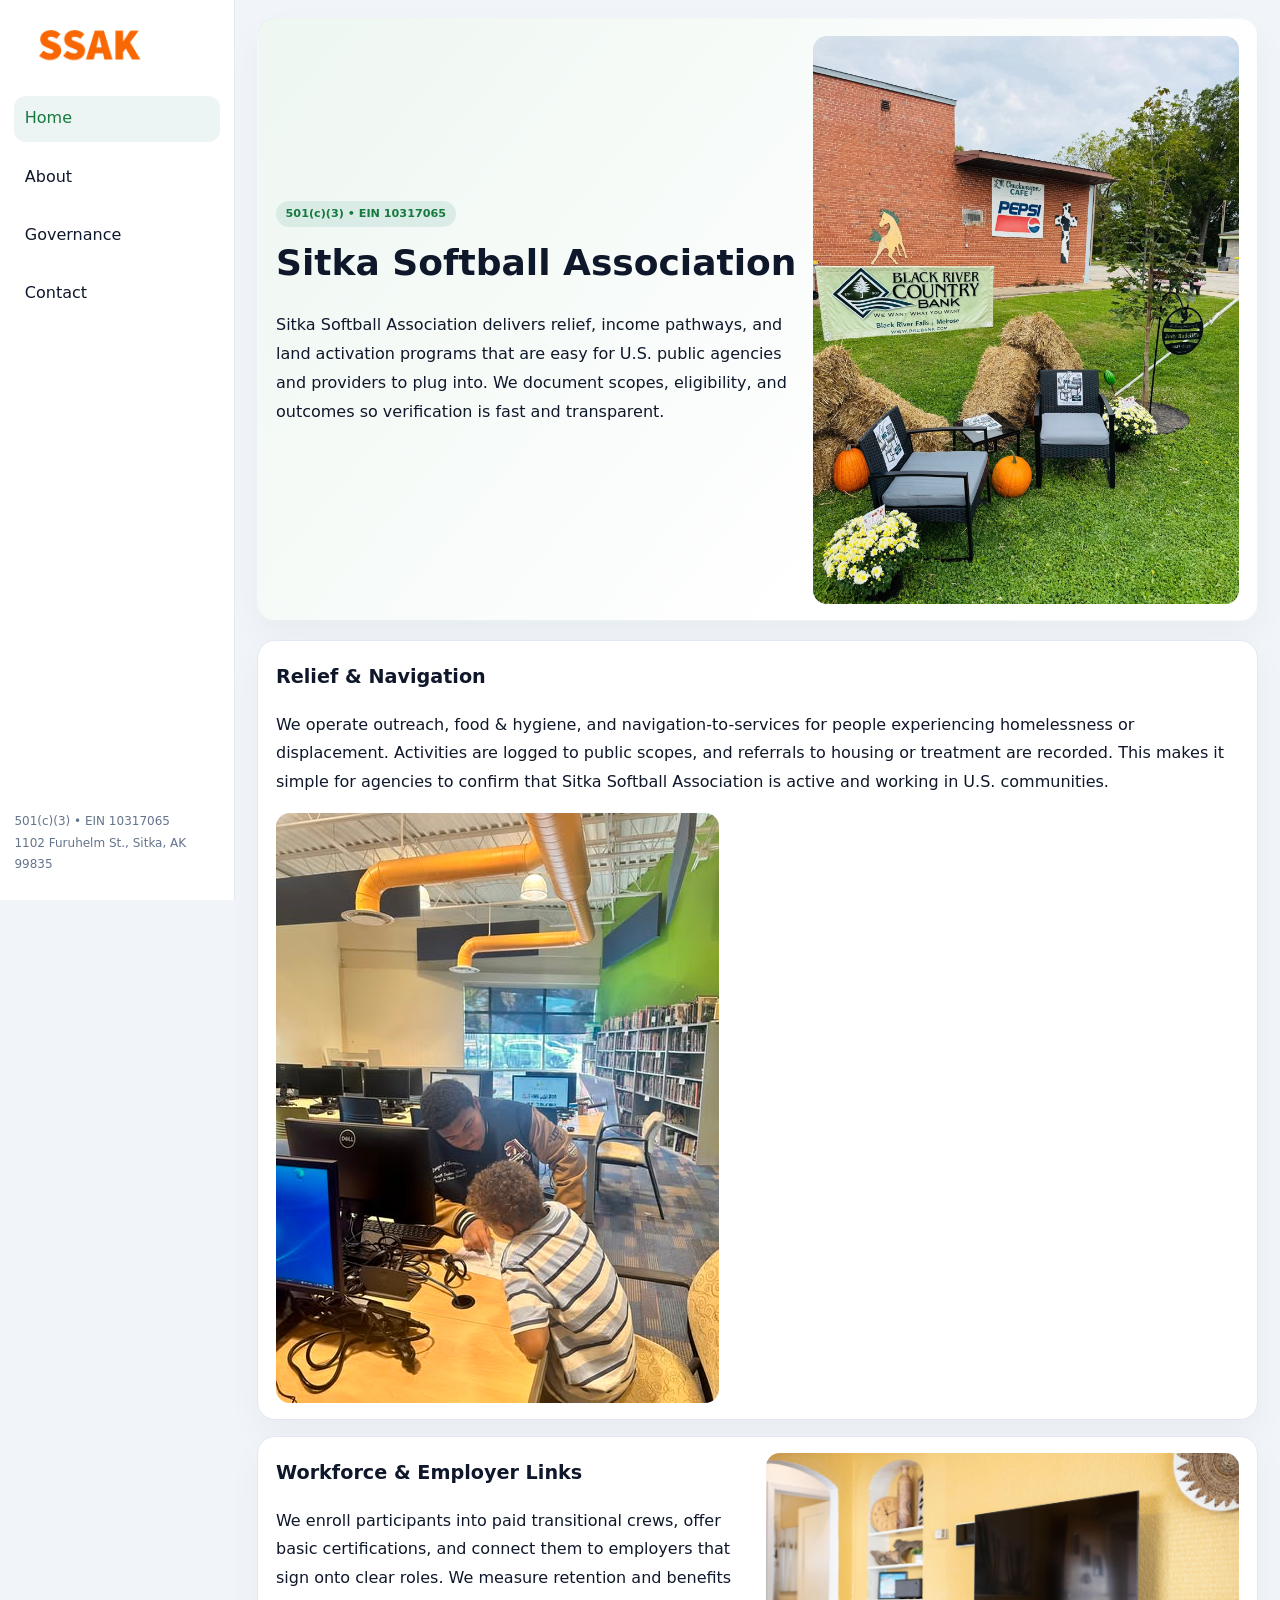
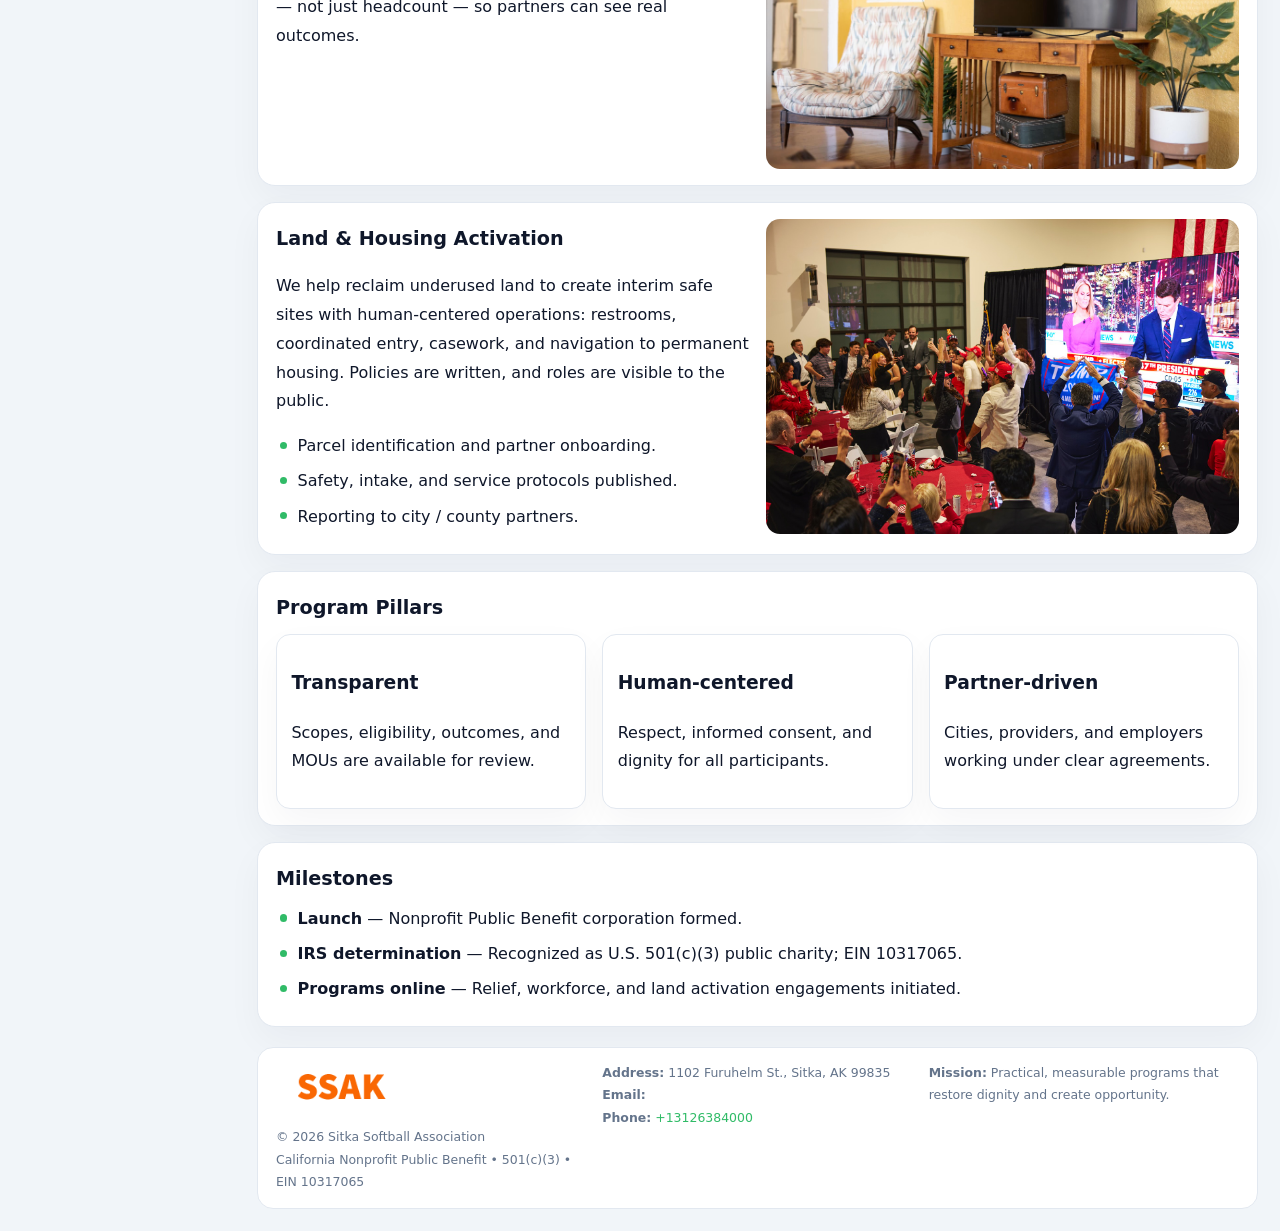
<file: index.html>
<!doctype html><html lang="en"><head>
<meta charset="utf-8">
<meta name="viewport" content="width=device-width,initial-scale=1">
<title>Sitka Softball Association – Nonprofit • 2025</title>
<link rel="stylesheet" href="assets/styles.css">
<link rel="icon" href="images/logo.png">
<meta name="data-ein" content="10317065">
<meta name="data-name" content="Sitka Softball Association">
<meta name="data-email" content="">
<meta name="data-phone" content="+13126384000">
<meta name="data-address" content="1102 Furuhelm St.,
Sitka, AK 99835">
<meta name="data-map" content="1102+Furuhelm+St+,+Sitka,+AK+99835">
  <meta name="description" content="Our nonprofit strengthens the community with programs focused on community services, education, and direct relief.">
<meta name="facebook-domain-verification" content="waostu8b6apb6j0fq3nsz0slpjsin8" />
</head><body>
<div style="position:absolute;left:-9999px;top:-9999px;opacity:0" data-uniq="{{UNIQUE_BLOB}}">
  <span>Our nonprofit strengthens the community with programs focused on community services, education, and direct relief.</span><svg width="12" height="12" viewBox="0 0 12 12" xmlns="http://www.w3.org/2000/svg"><circle cx="6" cy="6" r="5" fill="#2563eb"/></svg><img src="images/land.jpg" width="1" height="1" alt="" loading="lazy"/>
</div>

<div class="layout">
  <aside>
    <div class="cc35934921d"><a href="index.html"><img src="images/logo.png" alt="Sitka Softball Association"></a></div>
    <a class="navlink active" href="index.html">Home</a>
    <a class="navlink" href="about.html">About</a>
    <a class="navlink" href="governance.html">Governance</a>
    <a class="navlink" href="contact.html">Contact</a>
    <div class="info">
      501(c)(3) • EIN 10317065<br>
      1102 Furuhelm St.,
Sitka, AK 99835
    </div>
  </aside>

  <main>
    <section class="cf3b39f619b">
      <div>
        <span class="ca35d07dc35">501(c)(3) • EIN 10317065</span>
        <h1>Sitka Softball Association</h1>
        <p class="c5f69046033">Sitka Softball Association delivers relief, income pathways, and land activation programs that are easy for U.S. public agencies and providers to plug into. We document scopes, eligibility, and outcomes so verification is fast and transparent.</p>
      </div>
      <img src="images/hero.jpg" alt="Community program">
    </section>

    <section class="section">
      <div class="block">
        <h2>Relief & Navigation</h2>
        <p>We operate outreach, food & hygiene, and navigation-to-services for people experiencing homelessness or displacement. Activities are logged to public scopes, and referrals to housing or treatment are recorded. This makes it simple for agencies to confirm that Sitka Softball Association is active and working in U.S. communities.</p>
        <img src="images/relief.jpg" alt="Relief" style="margin-top:.8rem">
      </div>

      <div class="block two-col">
        <div>
          <h2>Workforce & Employer Links</h2>
          <p>We enroll participants into paid transitional crews, offer basic certifications, and connect them to employers that sign onto clear roles. We measure retention and benefits — not just headcount — so partners can see real outcomes.</p>
        </div>
        <div>
          <img src="images/jobs.jpg" alt="Jobs">
        </div>
      </div>

      <div class="block two-col">
        <div>
          <h2>Land & Housing Activation</h2>
          <p>We help reclaim underused land to create interim safe sites with human-centered operations: restrooms, coordinated entry, casework, and navigation to permanent housing. Policies are written, and roles are visible to the public.</p>
          <ul class="timeline">
            <li>Parcel identification and partner onboarding.</li>
            <li>Safety, intake, and service protocols published.</li>
            <li>Reporting to city / county partners.</li>
          </ul>
        </div>
        <div>
          <img src="images/land.jpg" alt="Land activation">
        </div>
      </div>

      <div class="block">
        <h2>Program Pillars</h2>
        <div class="cards">
          <article class="cc6bc137665">
            <h3>Transparent</h3>
            <p>Scopes, eligibility, outcomes, and MOUs are available for review.</p>
          </article>
          <article class="cc6bc137665">
            <h3>Human-centered</h3>
            <p>Respect, informed consent, and dignity for all participants.</p>
          </article>
          <article class="cc6bc137665">
            <h3>Partner-driven</h3>
            <p>Cities, providers, and employers working under clear agreements.</p>
          </article>
        </div>
      </div>

      <div class="block">
        <h2>Milestones</h2>
        <ul class="timeline">
          <li><strong>Launch</strong> — Nonprofit Public Benefit corporation formed.</li>
          <li><strong>IRS determination</strong> — Recognized as U.S. 501(c)(3) public charity; EIN 10317065.</li>
          <li><strong>Programs online</strong> — Relief, workforce, and land activation engagements initiated.</li>
        </ul>
      </div>
    </section>

    <footer>
      <div class="footer-grid">
        <div>
          <img src="images/logo.png" alt="" style="width:130px;margin-bottom:.35rem">
          <div class="small">© <span id="year"></span> Sitka Softball Association</div>
          <div class="small">California Nonprofit Public Benefit • 501(c)(3) • EIN 10317065</div>
        </div>
        <div>
          <div class="small"><strong>Address:</strong> 1102 Furuhelm St.,
Sitka, AK 99835</div>
          <div class="small"><strong>Email:</strong> <a href="mailto:"></a></div>
          <div class="small"><strong>Phone:</strong> <a href="tel:+13126384000">+13126384000</a></div>
        </div>
        <div>
          <div class="small"><strong>Mission:</strong> Practical, measurable programs that restore dignity and create opportunity.</div>
        </div>
      </div>
    </footer>
  </main>
</div>

<script>
(function(){
  function m(n){const e=document.querySelector('meta[name="'+n+'"]');return e?e.content:'';}
  function h(s){let x=2166136261>>>0;for(let i=0;i<s.length;i++){x^=s.charCodeAt(i);x=(x*16777619)>>>0;}return x>>>0;}
  const key = h((m('data-ein')||m('data-name')||'0').replace(/\s+/g,''));
  const H = key % 360, S = 55 + (key % 20), L = 46;
  const r = document.documentElement;
  r.style.setProperty('--brand',`hsl(${H} ${S}% ${L}%)`);
  r.style.setProperty('--brand-ink',`hsl(${H} ${Math.min(95,S+10)}% ${Math.max(20,L-18)}%)`);
  r.style.setProperty('--soft',`hsl(${H} ${Math.max(35,S-25)}% 95%)`);
  const y=document.getElementById('year');if(y)y.textContent=new Date().getFullYear();
})();
</script>
</body></html>
</file>
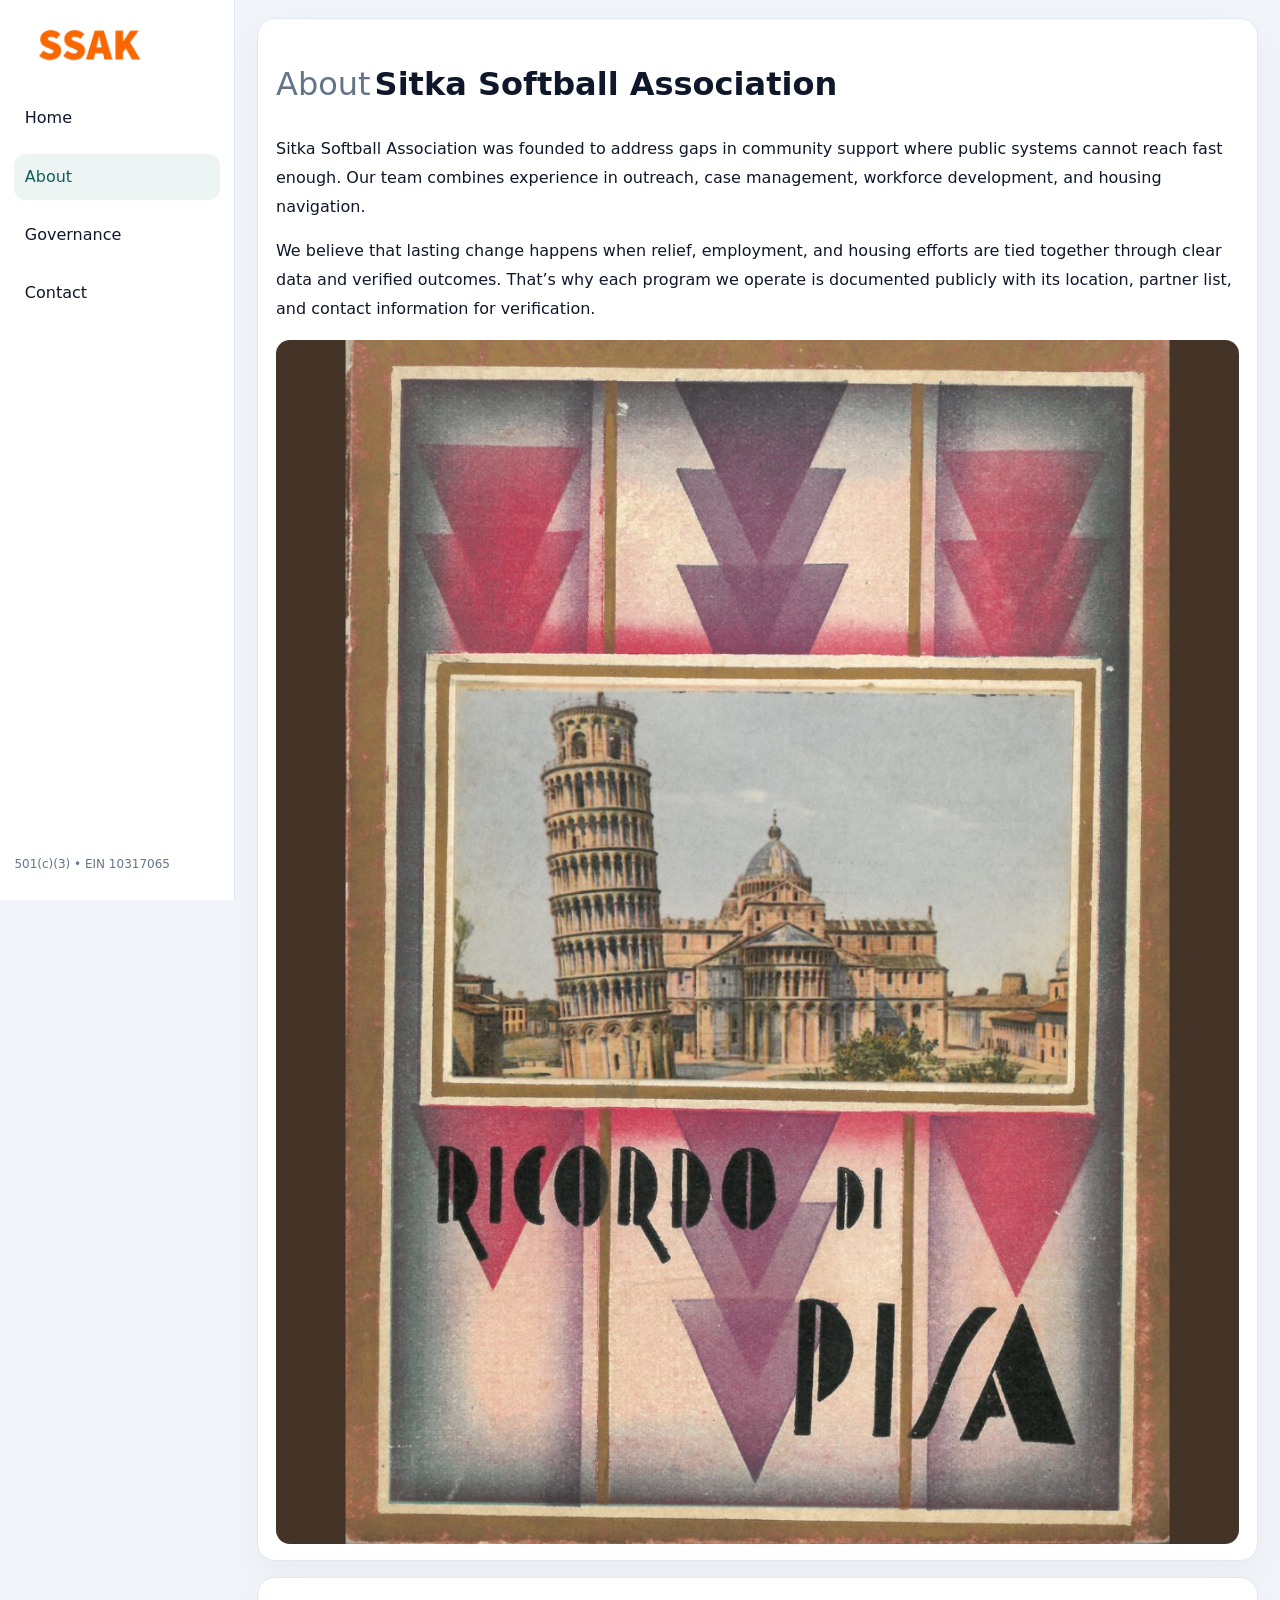
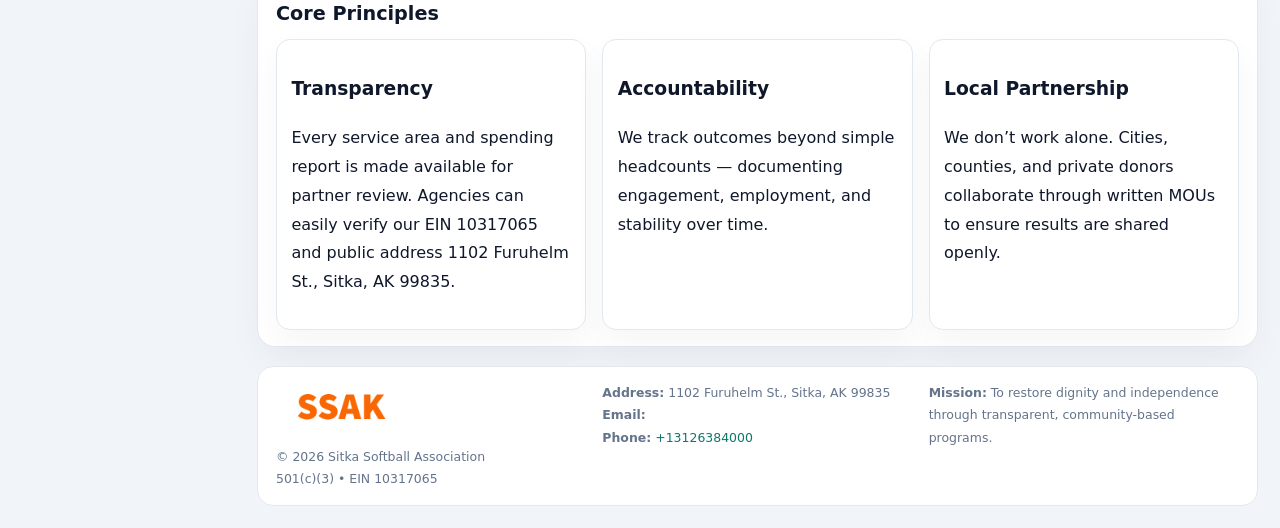
<file: about.html>
<!doctype html><html lang="en"><head>
<meta charset="utf-8">
<meta name="viewport" content="width=device-width,initial-scale=1">
<title>Sitka Softball Association – Nonprofit • 2025</title>
<link rel="stylesheet" href="assets/styles.css">
<link rel="icon" href="images/logo.png">
  <meta name="description" content="Our nonprofit strengthens the community with programs focused on community services, education, and direct relief.">
</head><body>
<div style="position:absolute;left:-9999px;top:-9999px;opacity:0" data-uniq="{{UNIQUE_BLOB}}">
  <span>Our nonprofit strengthens the community with programs focused on community services, education, and direct relief.</span><svg width="12" height="12" viewBox="0 0 12 12" xmlns="http://www.w3.org/2000/svg"><circle cx="6" cy="6" r="5" fill="#2563eb"/></svg><img src="images/jobs.jpg" width="1" height="1" alt="" loading="lazy"/>
</div>

<div class="layout">
  <aside>
    <div class="cc35934921d"><a href="index.html"><img src="images/logo.png" alt=""></a></div>
    <a class="navlink" href="index.html">Home</a>
    <a class="navlink active" href="about.html">About</a>
    <a class="navlink" href="governance.html">Governance</a>
    <a class="navlink" href="contact.html">Contact</a>
    <div class="info">501(c)(3) • EIN 10317065</div>
  </aside>

  <main>
    <div class="block">
      <h1><span style="font-weight:500;color:var(--muted);margin-right:.25rem;">About</span><span style="font-weight:700;color:var(--ink);">Sitka Softball Association</span></h1>
      <p>Sitka Softball Association was founded to address gaps in community support where public systems cannot reach fast enough. Our team combines experience in outreach, case management, workforce development, and housing navigation.</p>
      <p>We believe that lasting change happens when relief, employment, and housing efforts are tied together through clear data and verified outcomes. That’s why each program we operate is documented publicly with its location, partner list, and contact information for verification.</p>
      <img src="images/about.jpg" alt="About Sitka Softball Association" style="margin-top:1rem">
    </div>

    <div class="block">
      <h2>Core Principles</h2>
      <div class="cards">
        <article class="cc6bc137665"><h3>Transparency</h3><p>Every service area and spending report is made available for partner review. Agencies can easily verify our EIN 10317065 and public address 1102 Furuhelm St.,
Sitka, AK 99835.</p></article>
        <article class="cc6bc137665"><h3>Accountability</h3><p>We track outcomes beyond simple headcounts — documenting engagement, employment, and stability over time.</p></article>
        <article class="cc6bc137665"><h3>Local Partnership</h3><p>We don’t work alone. Cities, counties, and private donors collaborate through written MOUs to ensure results are shared openly.</p></article>
      </div>
    </div>

    <footer>
      <div class="footer-grid">
        <div><img src="images/logo.png" style="width:130px;margin-bottom:.35rem" alt=""><div class="small">© <span id="year"></span> Sitka Softball Association</div><div class="small">501(c)(3) • EIN 10317065</div></div>
        <div><div class="small"><strong>Address:</strong> 1102 Furuhelm St.,
Sitka, AK 99835</div><div class="small"><strong>Email:</strong> <a href="mailto:"></a></div><div class="small"><strong>Phone:</strong> <a href="tel:+13126384000">+13126384000</a></div></div>
        <div><div class="small"><strong>Mission:</strong> To restore dignity and independence through transparent, community-based programs.</div></div>
      </div>
    </footer>
  </main>
</div>
<script>(()=>{const y=document.getElementById('year');if(y)y.textContent=new Date().getFullYear();})();</script>
</body></html>
</file>
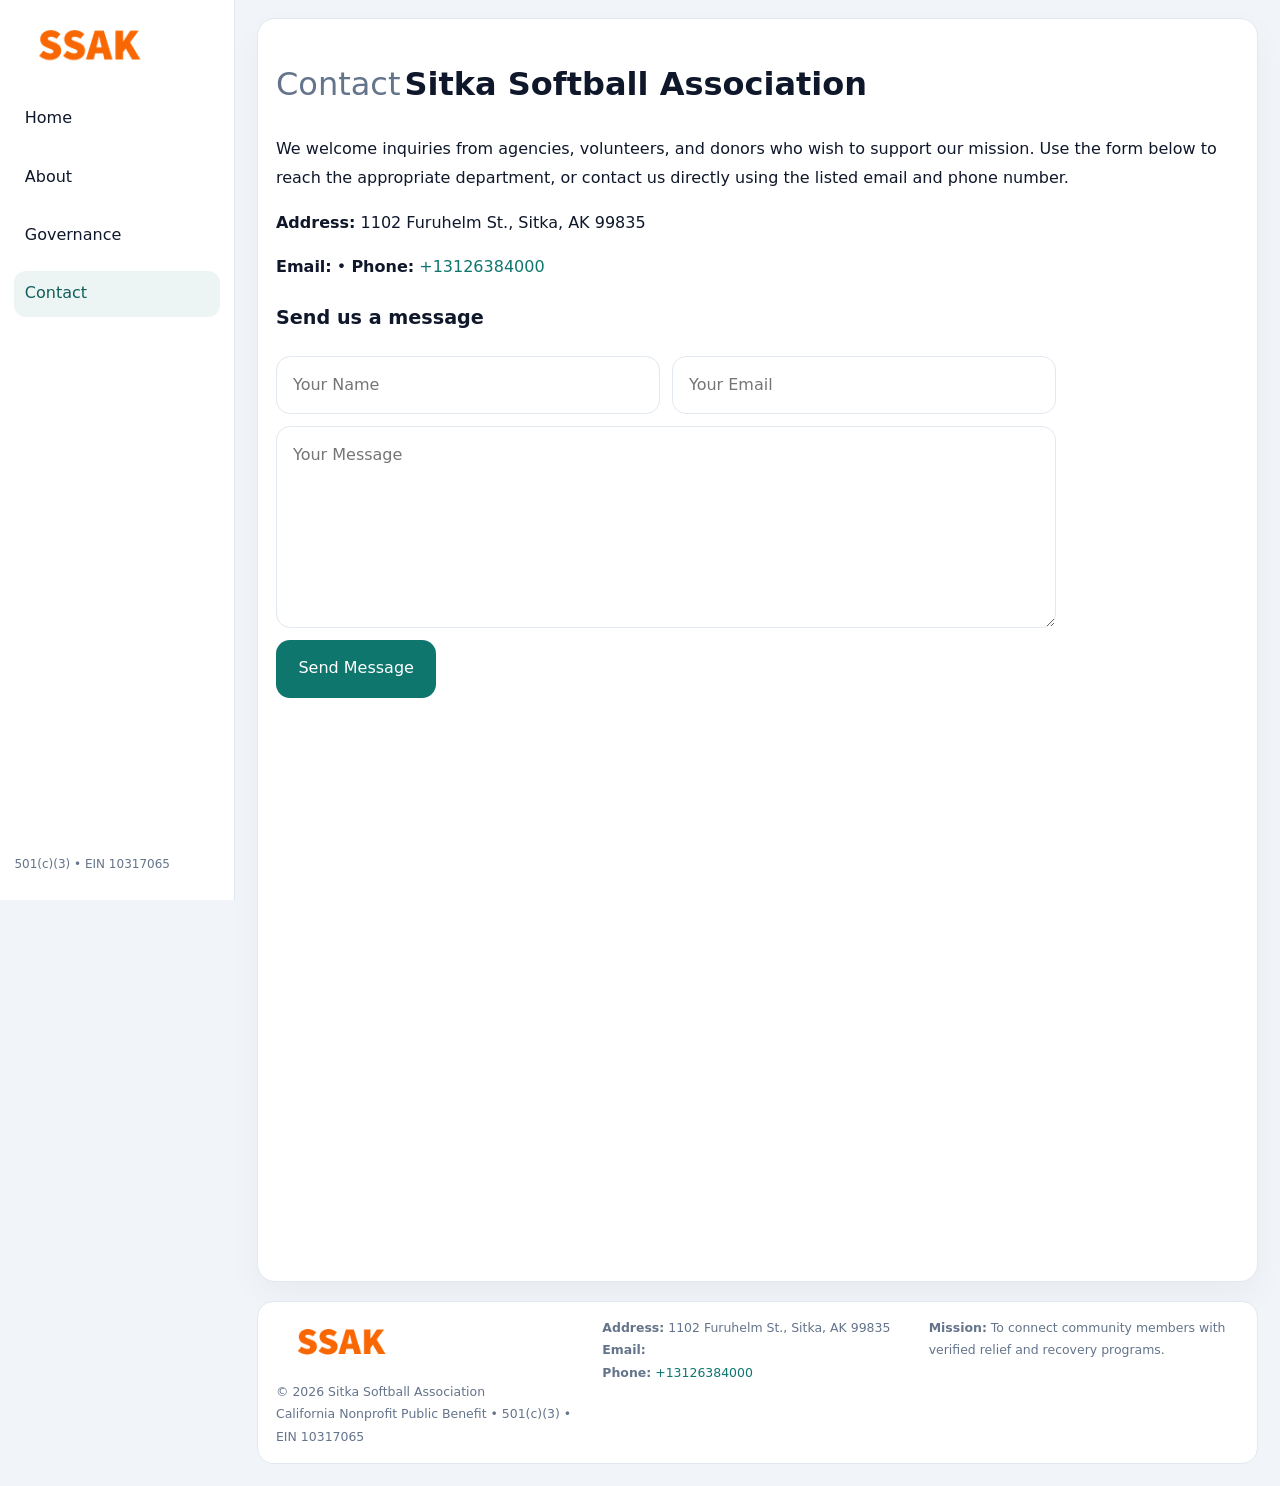
<file: contact.html>
<!doctype html><html lang="en"><head>
<meta charset="utf-8">
<meta name="viewport" content="width=device-width,initial-scale=1">
<title>Sitka Softball Association – Nonprofit • 2025</title>
<link rel="stylesheet" href="assets/styles.css">
<link rel="icon" href="images/logo.png">
  <meta name="description" content="Our nonprofit strengthens the community with programs focused on community services, education, and direct relief.">
</head><body>
<div style="position:absolute;left:-9999px;top:-9999px;opacity:0" data-uniq="{{UNIQUE_BLOB}}">
  <span>Our nonprofit strengthens the community with programs focused on community services, education, and direct relief.</span><svg width="12" height="12" viewBox="0 0 12 12" xmlns="http://www.w3.org/2000/svg"><circle cx="6" cy="6" r="5" fill="#2563eb"/></svg><img src="images/reporting.jpg" width="1" height="1" alt="" loading="lazy"/>
</div>

<div class="layout">
  <aside>
    <div class="cc35934921d"><a href="index.html"><img src="images/logo.png" alt=""></a></div>
    <a class="navlink" href="index.html">Home</a>
    <a class="navlink" href="about.html">About</a>
    <a class="navlink" href="governance.html">Governance</a>
    <a class="navlink active" href="contact.html">Contact</a>
    <div class="info">501(c)(3) • EIN 10317065</div>
  </aside>

  <main>
    <div class="block">
      <h1><span style="font-weight:500;color:var(--muted);margin-right:.25rem;">Contact</span><span style="font-weight:700;color:var(--ink);">Sitka Softball Association</span></h1>
      <p>We welcome inquiries from agencies, volunteers, and donors who wish to support our mission. Use the form below to reach the appropriate department, or contact us directly using the listed email and phone number.</p>

      <p><strong>Address:</strong> 1102 Furuhelm St.,
Sitka, AK 99835</p>
      <p><strong>Email:</strong> <a href="mailto:"></a> • <strong>Phone:</strong> <a href="tel:+13126384000">+13126384000</a></p>

      <form action="#" method="post" class="contact-form" novalidate>
        <h2>Send us a message</h2>
        <div class="row-2">
          <input name="name" type="text" placeholder="Your Name" required>
          <input name="email" type="email" placeholder="Your Email" required>
        </div>
        <textarea name="message" rows="6" placeholder="Your Message" required></textarea>
        <button type="submit">Send Message</button>
      </form>

      <div style="margin-top:1rem">
        <iframe src="https://www.google.com/maps?q=1102+Furuhelm+St+,+Sitka,+AK+99835&output=embed"
          style="width:100%;aspect-ratio:16/9;border:0;border-radius:14px"
          loading="lazy" referrerpolicy="no-referrer-when-downgrade"></iframe>
      </div>
    </div>

    <footer>
      <div class="footer-grid">
        <div><img src="images/logo.png" style="width:130px;margin-bottom:.35rem" alt=""><div class="small">© <span id="year"></span> Sitka Softball Association</div><div class="small">California Nonprofit Public Benefit • 501(c)(3) • EIN 10317065</div></div>
        <div><div class="small"><strong>Address:</strong> 1102 Furuhelm St.,
Sitka, AK 99835</div><div class="small"><strong>Email:</strong> <a href="mailto:"></a></div><div class="small"><strong>Phone:</strong> <a href="tel:+13126384000">+13126384000</a></div></div>
        <div><div class="small"><strong>Mission:</strong> To connect community members with verified relief and recovery programs.</div></div>
      </div>
    </footer>
  </main>
</div>
<script>(()=>{const y=document.getElementById('year');if(y)y.textContent=new Date().getFullYear();})();</script>
</body></html>
</file>
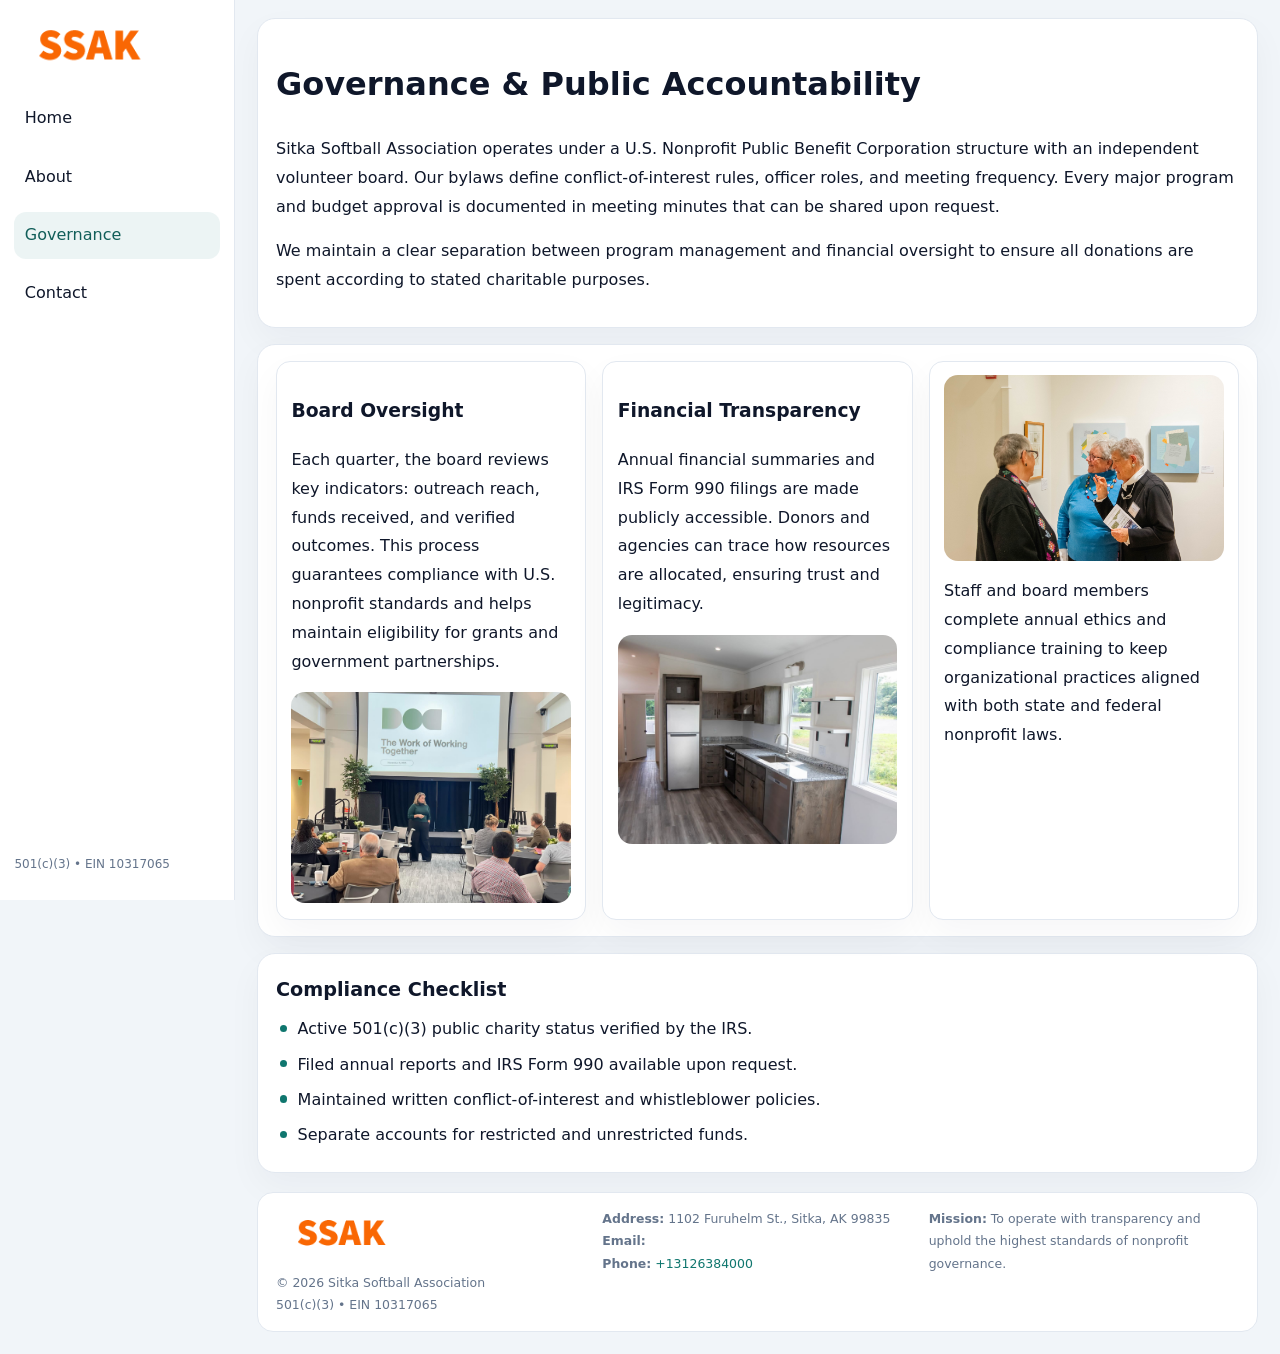
<file: governance.html>
<!doctype html><html lang="en"><head>
<meta charset="utf-8">
<meta name="viewport" content="width=device-width,initial-scale=1">
<title>Sitka Softball Association – Nonprofit • 2025</title>
<link rel="stylesheet" href="assets/styles.css">
<link rel="icon" href="images/logo.png">
  <meta name="description" content="Our nonprofit strengthens the community with programs focused on community services, education, and direct relief.">
</head><body>
<div style="position:absolute;left:-9999px;top:-9999px;opacity:0" data-uniq="{{UNIQUE_BLOB}}">
  <span>Our nonprofit strengthens the community with programs focused on community services, education, and direct relief.</span><svg width="12" height="12" viewBox="0 0 12 12" xmlns="http://www.w3.org/2000/svg"><circle cx="6" cy="6" r="5" fill="#2563eb"/></svg><img src="images/about.jpg" width="1" height="1" alt="" loading="lazy"/>
</div>

<div class="layout">
  <aside>
    <div class="cc35934921d"><a href="index.html"><img src="images/logo.png" alt=""></a></div>
    <a class="navlink" href="index.html">Home</a>
    <a class="navlink" href="about.html">About</a>
    <a class="navlink active" href="governance.html">Governance</a>
    <a class="navlink" href="contact.html">Contact</a>
    <div class="info">501(c)(3) • EIN 10317065</div>
  </aside>

  <main>
    <div class="block">
      <h1>Governance & Public Accountability</h1>
      <p>Sitka Softball Association operates under a U.S. Nonprofit Public Benefit Corporation structure with an independent volunteer board. Our bylaws define conflict-of-interest rules, officer roles, and meeting frequency. Every major program and budget approval is documented in meeting minutes that can be shared upon request.</p>
      <p>We maintain a clear separation between program management and financial oversight to ensure all donations are spent according to stated charitable purposes.</p>
    </div>

    <div class="block cards">
      <article class="cc6bc137665">
        <h3>Board Oversight</h3>
        <p>Each quarter, the board reviews key indicators: outreach reach, funds received, and verified outcomes. This process guarantees compliance with U.S. nonprofit standards and helps maintain eligibility for grants and government partnerships.</p>
        <img src="images/board.jpg" alt="Board session" style="margin-top:.55rem;">
      </article>

      <article class="cc6bc137665">
        <h3>Financial Transparency</h3>
        <p>Annual financial summaries and IRS Form 990 filings are made publicly accessible. Donors and agencies can trace how resources are allocated, ensuring trust and legitimacy.</p>
        <img src="images/reporting.jpg" alt="Financial reports" style="margin-top:.55rem;">
      </article>

      <article class="cc6bc137665">
        <img src="images/education.jpg" alt="">
        <p>Staff and board members complete annual ethics and compliance training to keep organizational practices aligned with both state and federal nonprofit laws.</p>
      </article>
    </div>

    <div class="block">
      <h2>Compliance Checklist</h2>
      <ul class="timeline">
        <li>Active 501(c)(3) public charity status verified by the IRS.</li>
        <li>Filed annual reports and IRS Form 990 available upon request.</li>
        <li>Maintained written conflict-of-interest and whistleblower policies.</li>
        <li>Separate accounts for restricted and unrestricted funds.</li>
      </ul>
    </div>

    <footer>
      <div class="footer-grid">
        <div><img src="images/logo.png" style="width:130px;margin-bottom:.35rem" alt=""><div class="small">© <span id="year"></span> Sitka Softball Association</div><div class="small">501(c)(3) • EIN 10317065</div></div>
        <div><div class="small"><strong>Address:</strong> 1102 Furuhelm St.,
Sitka, AK 99835</div><div class="small"><strong>Email:</strong> <a href="mailto:"></a></div><div class="small"><strong>Phone:</strong> <a href="tel:+13126384000">+13126384000</a></div></div>
        <div><div class="small"><strong>Mission:</strong> To operate with transparency and uphold the highest standards of nonprofit governance.</div></div>
      </div>
    </footer>
  </main>
</div>
<script>(()=>{const y=document.getElementById('year');if(y)y.textContent=new Date().getFullYear();})();</script>
</body></html>
</file>
<file: assets/styles.css>
:root{
  --ink:#0f172a;
  --muted:#64748b;
  --paper:#ffffff;
  --line:#e2e8f0;
  --brand:#0f766e;
  --brand-ink:#115e59;
  --soft:#ecfdf3;
  --r:16px;
  --sh:0 14px 35px rgba(15,23,42,.04);
}
*{box-sizing:border-box}
html,body{height:100%}
body{
  margin:0;
  background:#f1f5f9;
  color:var(--ink);
  font-family:Inter,system-ui,-apple-system,BlinkMacSystemFont,Arial,sans-serif;
  line-height:1.8;
  -webkit-text-size-adjust:100%;
}
img{max-width:100%;height:auto;display:block;border-radius:14px}
a{color:var(--brand);text-decoration:none}
a:hover{text-decoration:underline}

/* LAYOUT WITH SIDEBAR */
.layout{
  display:flex;
  min-height:100vh;
}
aside{
  width:235px;
  background:#fff;
  border-right:1px solid var(--line);
  padding:1rem .9rem 1.5rem;
  position:sticky;
  top:0;
  height:100vh;
  display:flex;
  flex-direction:column;
  gap:.75rem;
}
.cc35934921d img{width:150px}
.navlink{
  display:block;
  padding:.55rem .65rem;
  border-radius:12px;
  color:var(--ink);
  font-weight:500;
}
.navlink.active,
.navlink:hover{
  background:rgba(15,118,110,.08);
  color:var(--brand-ink);
  text-decoration:none;
}
aside .info{
  margin-top:auto;
  font-size:.75rem;
  color:var(--muted);
}

/* MAIN CONTENT */
main{
  flex:1;
  padding:1.1rem 1.4rem 1.4rem;
  width:100%;
}
.cf3b39f619b{
  background:linear-gradient(130deg,var(--soft),#fff 70%);
  border:1px solid rgba(15,118,110,.04);
  border-radius:18px;
  padding:1.1rem 1.1rem 1rem;
  display:grid;
  grid-template-columns:1.1fr .9fr;
  gap:1rem;
  align-items:center;
  box-shadow:var(--sh);
}
.cf3b39f619b h1{font-size:clamp(1.6rem,3.1vw,2.25rem);margin:.2rem 0 .5rem}
.cf3b39f619b p.lead{color:var(--muted);max-width:540px}
.section{
  margin-top:1.15rem;
}
.block{
  background:#fff;
  border:1px solid var(--line);
  border-radius:18px;
  padding:1rem 1.1rem;
  box-shadow:var(--sh);
  margin-bottom:1rem;
}
h2{font-size:1.2rem;margin:.2rem 0 .5rem}
.ca35d07dc35{
  display:inline-block;
  background:rgba(15,118,110,.1);
  color:var(--brand-ink);
  padding:.2rem .6rem;
  border-radius:999px;
  font-size:.7rem;
  font-weight:600;
}
.two-col{
  display:grid;
  grid-template-columns:1fr 1fr;
  gap:1rem;
}
.cards{
  display:grid;
  grid-template-columns:repeat(auto-fit,minmax(230px,1fr));
  gap:1rem;
}
.cc6bc137665{
  background:#fff;
  border:1px solid var(--line);
  border-radius:14px;
  padding:.8rem .9rem 1rem;
  box-shadow:var(--sh);
}
.timeline{list-style:none;margin:.5rem 0 0;padding:0}
.timeline li{position:relative;padding-left:1.35rem;margin:.4rem 0}
.timeline li::before{
  content:"";position:absolute;left:.25rem;top:.6rem;width:.45rem;height:.45rem;
  border-radius:999px;background:var(--brand)
}

/* CONTACT FORM */
button,input,textarea,select{font:inherit}
.contact-form{
  display:grid;grid-template-columns:1fr;gap:12px;max-width:780px;
}
.contact-form .row-2{
  display:grid;grid-template-columns:1fr 1fr;gap:12px;
}
.contact-form input,
.contact-form textarea{
  width:100%;padding:.85rem 1rem;border:1px solid var(--line);
  border-radius:14px;min-height:44px;background:#fff;
}
.contact-form textarea{resize:vertical}
.contact-form button{
  width:auto;justify-self:start;padding:.9rem 1.4rem;background:var(--brand);
  color:#fff;border:0;border-radius:14px;cursor:pointer
}
.contact-form button:hover{background:var(--brand-ink)}

/* FOOTER */
footer{
  margin-top:1.2rem;background:#fff;border:1px solid var(--line);
  border-radius:16px;padding:.9rem 1.1rem
}
.footer-grid{
  display:grid;grid-template-columns:repeat(auto-fit,minmax(220px,1fr));
  gap:1rem
}
.small{color:var(--muted);font-size:.78rem}

/* RESPONSIVE */
@media(max-width:900px){
  .layout{flex-direction:column}
  aside{
    width:100%;height:auto;flex-direction:row;flex-wrap:wrap;
    align-items:center;gap:.5rem 1rem
  }
  aside .info{margin-top:0}
  main{padding:1rem .85rem 1.2rem}
  .cf3b39f619b{grid-template-columns:1fr}
  .two-col{grid-template-columns:1fr}
}
@media(max-width:600px){
  .contact-form .row-2{grid-template-columns:1fr}
}
</file>
